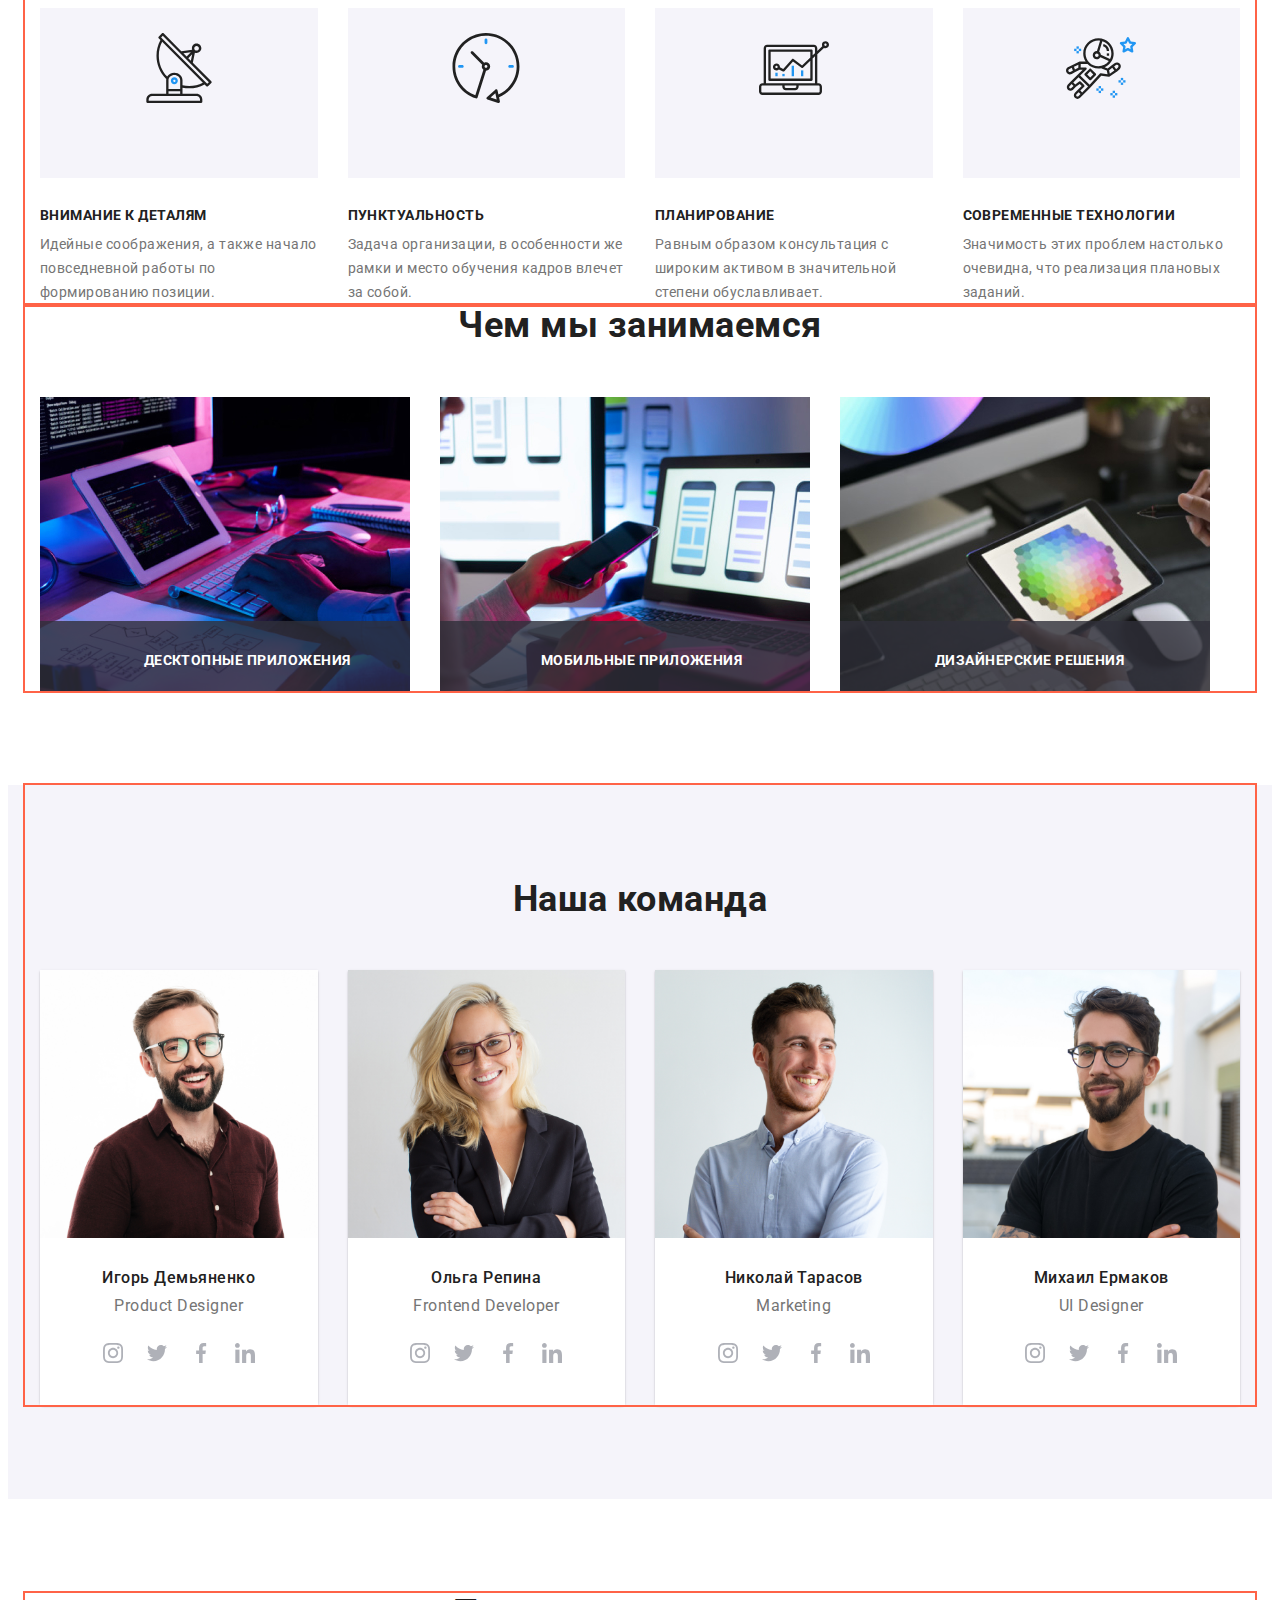
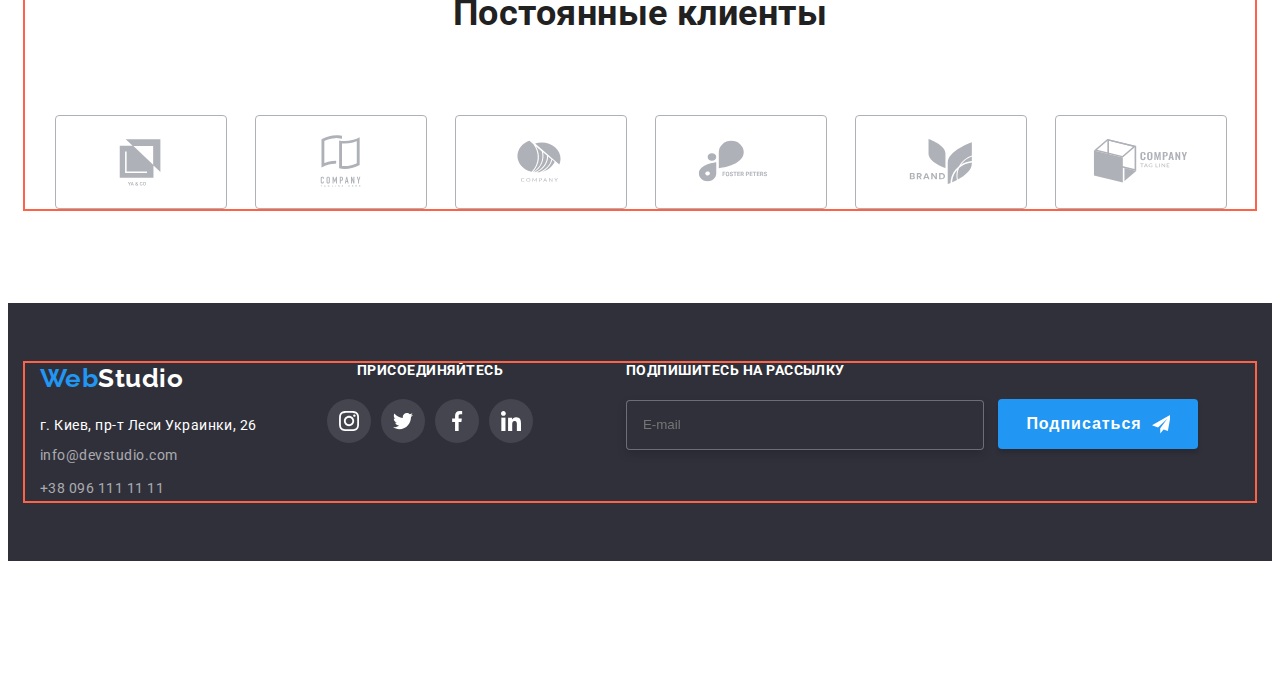
<file: index.html>
<!DOCTYPE html>
<html lang="ru">
  <head>
    <meta charset="UTF-8" />
    <meta http-equiv="X-UA-Compatible" content="IE=edge" />
    <meta name="viewport" content="width=device-width, initial-scale=1.0" />
    <title>WebStudio</title>
    <link
      rel="stylesheet"
      href="https://cdnjs.cloudflare.com/ajax/libs/modern-normalize/1.0.0/modern-normalize.min.css"
      integrity="sha512-ISS7cAi1PEhQ8jnbJpJZMd29NlhNj4AWYyLOSp2CE/CsHxTCu+r+t0D2yoJudVrd0/8fTVPUVDzY5Tvli75u/g=="
      crossorigin="anonymous"
    />
    <link rel="preconnect" href="https://fonts.gstatic.com" />
    <link
      href="https://fonts.googleapis.com/css2?family=Raleway:wght@900&family=Roboto:wght@400;500;700;900&display=swap"
      rel="stylesheet"
    />
    <link rel="stylesheet" href="css/main.min.css" />
  </head>
  <body>
    <!-- Шапка -->
    <!-- <header>
      <div class="container header">
        <nav class="nav">
          <a href="./index.html" class="logo"> <span class="logo-web">Web</span>Studio</a>
          <ul class="site-nav list">
            <li class="site-nav__item"><a href="./index.html" class="site-nav__link link current">Студия</a></li>
            <li class="site-nav__item"><a href="./portfolio.html" class="site-nav__link link">Портфолио</a></li>
            <li class="site-nav__item"><a href="#footer" class="site-nav__link link">Контакты</a></li>
          </ul>
        </nav>

        <ul class="auth-nav list">
          <li class="auth-nav__item">
            <a href="mailto:info@devstudio.com" class="auth-nav__link link">
              <svg class="auth-nav__svg" width="16" height="12">
                <use href="./images/svg-main/symbol-defs.svg#icon-envelope"></use>
              </svg>
              info@devstudio.com
            </a>
          </li>

          <li class="auth-nav__item">
            <a href="tel:+380961111111" class="auth-nav__link link">
              <svg class="auth-nav__svg" width="10" height="16">
                <use href="./images/svg-main/symbol-defs.svg#icon-smartphone"></use>
              </svg>
              +38 096 111 11 11
            </a>
          </li>
        </ul>
      </div>
    </header>
    <main> -->
      <!-- Секция 1 -->
      <!-- <section class="hero">
        <div class="container hero-section">
          <h1 class="hero__title">Эффективные решения<br />для вашего бизнеса</h1>
          <button type="button" class="button primary" data-modal-open>Заказать услугу</button>
        </div>
      </section> -->

      <!-- Секция 2 -->
      <section class="features">
        <div class="container">
          <ul class="list card__set features__list">
            <li class="features__item card-set__item">
              <div class="features__svg">
                <svg class="features__svg-bcg" width="66" height="70">
                  <use href="./images/svg-main/symbol-defs.svg#icon-antenna"></use>
                </svg>
              </div>
              <h3 class="features__title">Внимание к деталям</h3>
              <p class="features__text">
                Идейные соображения, а также начало повседневной работы по формированию позиции.
              </p>
            </li>

            <li class="features__item card-set__item">
              <div class="features__svg">
                <svg class="features__svg-bcg" width="66" height="70">
                  <use href="./images/svg-main/symbol-defs.svg#icon-clock"></use>
                </svg>
              </div>
              <h3 class="features__title">Пунктуальность</h3>
              <p class="features__text">
                Задача организации, в особенности же рамки и место обучения кадров влечет за собой.
              </p>
            </li>

            <li class="features__item card-set__item">
              <div class="features__svg">
                <svg class="features__svg-bcg" width="70" height="70">
                  <use href="./images/svg-main/symbol-defs.svg#icon-diagram"></use>
                </svg>
              </div>
              <h3 class="features__title">Планирование</h3>
              <p class="features__text">
                Равным образом консультация с широким активом в значительной степени обуславливает.
              </p>
            </li>

            <li class="features__item card-set__item">
              <div class="features__svg">
                <svg class="features__svg-bcg" width="70" height="70">
                  <use href="./images/svg-main/symbol-defs.svg#icon-astronaut"></use>
                </svg>
              </div>
              <h3 class="features__title">Современные технологии</h3>
              <p class="features__text">Значимость этих проблем настолько очевидна, что реализация плановых заданий.</p>
            </li>
          </ul>
        </div>

        <!-- Modal -->
        <!-- <div class="backdrop is-hidden" data-modal>
          <div class="modal">
            <button class="modal__button" data-modal-close>
              <svg class="modal__close" width="11" height="11">
                <use href="../images/svg-main/symbol-defs.svg#icon-close-modal"></use>
              </svg>
            </button>
            <form class="modal__form">
              <p class="modal__title">Оставьте свои данные, мы вам перезвоним</p>
              <div class="modal__place">
                <label class="modal__name" for="user-name">Имя</label>
                <input class="modal__text-name" type="text" id="user-name" />
                <svg class="modal__svg" width="12" height="12">
                  <use href="../images/svg-main/symbol-defs.svg#icon-user-name"></use>
                </svg>
              </div>

              <div class="modal__place">
                <label class="modal__name" for="tel">Телефон</label>
                <input class="modal__text-name" type="tel" id="tel" />
                <svg class="modal__svg" width="13" height="13">
                  <use href="../images/svg-main/symbol-defs.svg#icon-sell-phone"></use>
                </svg>
              </div>

              <div class="modal__place">
                <label class="modal__name" for="email">Почта</label>
                <input class="modal__text-name" type="email" id="email" />
                <svg class="modal__svg" width="15" height="12">
                  <use href="../images/svg-main/symbol-defs.svg#icon-email-svg"></use>
                </svg>
              </div>

              <div class="modal__area">
                <label class="modal__name" for="user-comment">Комментарий</label>
                <textarea
                  class="modal__text-name modal__comment"
                  placeholder="Введите текст"
                  name="user-comment"
                  id="user-comment"
                ></textarea>
              </div>

              <div class="modal__checkbox-form">
                <span class="modal__agreement">
                  Соглашаюсь с рассылкой и принимаю
                  <a href="#" class="modal__link"> Условия договора</a>
                </span>

                <input
                  class="modal__input-checkbox visually-hidden"
                  type="checkbox"
                  name="user-checkbox"
                  id="user-checkbox"
                  required
                />
                <div class="modal__box">
                  <label class="modal__label-checkbox" for="user-checkbox">
                    <svg class="modal__icon-checkbox" width="11" height="8">
                      <use href="../images/svg-main/symbol-defs.svg#icon-check"></use>
                    </svg>
                  </label>
                </div>
              </div>
              <button class="button-form btn-submit" type="submit">Отправить</button>
            </form>
          </div>
        </div>
      </section> -->

      <!-- Секция 3 -->
      <section class="work">
        <div class="container">
          <h2 class="work__title">Чем мы занимаемся</h2>
          <div>
            <ul class="list work__list">
              <li class="work__pictures">
                <img src="./images/1/1.jpg" alt="разметка" width="370" height="294" />
                <div class="work__text-bcg">
                  <p class="work__text">Десктопные приложения</p>
                </div>
              </li>

              <li class="work__pictures">
                <img src="./images/1/2.jpg" alt="разметка" width="370" height="294" />
                <div class="work__text-bcg">
                  <p class="work__text">Мобильные приложения</p>
                </div>
              </li>

              <li class="work__pictures">
                <img src=" ./images/1/3.jpg" alt="разметка" width="370" height="294" />
                <div class="work__text-bcg">
                  <p class="work__text">Дизайнерские решения</p>
                </div>
              </li>
            </ul>
          </div>
        </div>
      </section>

      <!-- Секция 4 Команда-->
      <section class="team">
        <div class="container">
          <h2 class="team__title">Наша команда</h2>
          <ul class="team__list list card__set">
            <li class="team__pictures card-set__item">
              <img src="./images/2/1.jpg" alt="Игорь" width="270" height="260" />
              <div class="team__card">
                <h3 class="team__name">Игорь Демьяненко</h3>
                <p class="team__text">Product Designer</p>
                <ul class="team__svg">
                  <li class="team__item">
                    <a href="" class="team__link-svg link">
                      <svg class="team__svg" width="20" height="20">
                        <use href="./images/svg-main/symbol-defs.svg#icon-instagram"></use>
                      </svg>
                    </a>
                  </li>

                  <li class="team__item">
                    <a href="" class="team__link-svg link">
                      <svg class="team__svg" width="20" height="20">
                        <use href="./images/svg-main/symbol-defs.svg#icon-twitter"></use>
                      </svg>
                    </a>
                  </li>

                  <li class="team__item">
                    <a href="" class="team__link-svg link">
                      <svg class="team__svg" width="20" height="20">
                        <use href="./images/svg-main/symbol-defs.svg#icon-facebook"></use>
                      </svg>
                    </a>
                  </li>

                  <li class="team__item">
                    <a href="" class="team__link-svg link">
                      <svg class="team__svg" width="20" height="20">
                        <use href="./images/svg-main/symbol-defs.svg#icon-linkedin"></use>
                      </svg>
                    </a>
                  </li>
                </ul>
              </div>
            </li>
            <li class="team__pictures card-set__item">
              <img src="./images/2/2.jpg" alt="Ольга" width="270" height="260" />
              <div class="team__card">
                <h3 class="team__name">Ольга Репина</h3>
                <p class="team__text">Frontend Developer</p>
                <ul class="team__svg">
                  <li class="team__item">
                    <a href="" class="team__link-svg link">
                      <svg class="team__svg" width="20" height="20">
                        <use href="./images/svg-main/symbol-defs.svg#icon-instagram"></use>
                      </svg>
                    </a>
                  </li>

                  <li class="team__item">
                    <a href="" class="team__link-svg link">
                      <svg class="team__svg" width="20" height="20">
                        <use href="./images/svg-main/symbol-defs.svg#icon-twitter"></use>
                      </svg>
                    </a>
                  </li>

                  <li class="team__item">
                    <a href="" class="team__link-svg link">
                      <svg class="team__svg" width="20" height="20">
                        <use href="./images/svg-main/symbol-defs.svg#icon-facebook"></use>
                      </svg>
                    </a>
                  </li>

                  <li class="team__item">
                    <a href="" class="team__link-svg link">
                      <svg class="team__svg" width="20" height="20">
                        <use href="./images/svg-main/symbol-defs.svg#icon-linkedin"></use>
                      </svg>
                    </a>
                  </li>
                </ul>
              </div>
            </li>
            <li class="team__pictures card-set__item">
              <img src="./images/2/3.jpg" alt="Николай" width="270" height="260" />
              <div class="team__card">
                <h3 class="team__name">Николай Тарасов</h3>
                <p class="team__text">Marketing</p>
                <ul class="team__svg">
                  <li class="team__item">
                    <a href="" class="team__link-svg link">
                      <svg class="team__svg" width="20" height="20">
                        <use href="./images/svg-main/symbol-defs.svg#icon-instagram"></use>
                      </svg>
                    </a>
                  </li>

                  <li class="team__item">
                    <a href="" class="team__link-svg link">
                      <svg class="team__svg" width="20" height="20">
                        <use href="./images/svg-main/symbol-defs.svg#icon-twitter"></use>
                      </svg>
                    </a>
                  </li>

                  <li class="team__item">
                    <a href="" class="team__link-svg link">
                      <svg class="team__svg" width="20" height="20">
                        <use href="./images/svg-main/symbol-defs.svg#icon-facebook"></use>
                      </svg>
                    </a>
                  </li>

                  <li class="team__item">
                    <a href="" class="team__link-svg link">
                      <svg class="team__svg" width="20" height="20">
                        <use href="./images/svg-main/symbol-defs.svg#icon-linkedin"></use>
                      </svg>
                    </a>
                  </li>
                </ul>
              </div>
            </li>
            <li class="team__pictures card-set__item">
              <img src="./images/2/4.jpg" alt="Михаил" width="270" height="260" />
              <div class="team__card">
                <h3 class="team__name">Михаил Ермаков</h3>
                <p class="team__text">UI Designer</p>
                <ul class="team__svg">
                  <li class="team__item">
                    <a href="" class="team__link-svg link">
                      <svg class="team__svg" width="20" height="20">
                        <use href="./images/svg-main/symbol-defs.svg#icon-instagram"></use>
                      </svg>
                    </a>
                  </li>

                  <li class="team__item">
                    <a href="" class="team__link-svg link">
                      <svg class="team__svg" width="20" height="20">
                        <use href="./images/svg-main/symbol-defs.svg#icon-twitter"></use>
                      </svg>
                    </a>
                  </li>

                  <li class="team__item">
                    <a href="" class="team__link-svg link">
                      <svg class="team__svg" width="20" height="20">
                        <use href="./images/svg-main/symbol-defs.svg#icon-facebook"></use>
                      </svg>
                    </a>
                  </li>

                  <li class="team__item">
                    <a href="" class="team__link-svg link">
                      <svg class="team__svg" width="20" height="20">
                        <use href="./images/svg-main/symbol-defs.svg#icon-linkedin"></use>
                      </svg>
                    </a>
                  </li>
                </ul>
              </div>
            </li>
          </ul>
        </div>
      </section>

      <!-- Секция 5 Клиенты -->
      <section class="clients">
        <div class="container">
          <h2 class="clients__title">Постоянные клиенты</h2>
          <ul class="list clients__list card__set ">
            <li class="clients__item card-set__item">
              <a href="" class="clients__link link">
                <svg class="clients__svg" width="106" height="60">
                  <use href="./images/svg-main/symbol-defs.svg#icon-Logo"></use>
                </svg>
              </a>
            </li>
            <li class="clients__item card-set__item">
              <a href="" class="clients__link link">
                <svg class="clients__svg" width="106" height="60">
                  <use href="./images/svg-main/symbol-defs.svg#icon-Logo1"></use>
                </svg>
              </a>
            </li>
            <li class="clients__item card-set__item">
              <a href="" class="clients__link link">
                <svg class="clients__svg" width="106" height="60">
                  <use href="./images/svg-main/symbol-defs.svg#icon-Logo2"></use>
                </svg>
              </a>
            </li>
            <li class="clients__item card-set__item">
              <a href="" class="clients__link link">
                <svg class="clients__svg" width="106" height="60">
                  <use href="./images/svg-main/symbol-defs.svg#icon-Logo3"></use>
                </svg>
              </a>
            </li>
            <li class="clients__item card-set__item">
              <a href="" class="clients__link link">
                <svg class="clients__svg" width="106" height="60">
                  <use href="./images/svg-main/symbol-defs.svg#icon-Logo4"></use>
                </svg>
              </a>
            </li>
            <li class="clients__item card-set__item">
              <a href="" class="clients__link link">
                <svg class="clients__svg" width="106" height="60">
                  <use href="./images/svg-main/symbol-defs.svg#icon-Logo5"></use>
                </svg>
              </a>
            </li>
          </ul>
        </div>
      </section>
    </main>

    <!-- Футер -->
    <footer class="footer">
      <div class="container footer__main ">
        <section class="footer__inform">
          <a href="./index.html" class="footer__logo"> <span class="logo-web">Web</span>Studio</a>
          <address class="footer__address">
            <p class="footer__address-text">г. Киев, пр-т Леси Украинки, 26</p>
            <ul class="list footer__nav">
              <li class="footer__item item">
                <a href="mailto:info@devstudio.com" class="footer__auth link">info@devstudio.com</a>
              </li>
              <li class="footer__item">
                <a href="tel:+380961111111" class="footer__auth link">+38 096 111 11 11</a>
              </li>
            </ul>
          </address>
        </section>

        <section class="join">
          <h2 class="join__title">присоединяйтесь</h2>
          <ul class="join__list">
            <li class="list join__item">
              <a href="" class="join__link link">
                <svg class="join__svg" width="20" height="20">
                  <use href="./images/svg-main/symbol-defs.svg#icon-instagram"></use>
                </svg>
              </a>
            </li>

            <li class="list join__item">
              <a href="" class="join__link link">
                <svg class="join__svg" width="20" height="20">
                  <use href="./images/svg-main/symbol-defs.svg#icon-twitter"></use>
                </svg>
              </a>
            </li>

            <li class="list join__item">
              <a href="" class="join__link link">
                <svg class="join__svg" width="20" height="20">
                  <use href="./images/svg-main/symbol-defs.svg#icon-facebook"></use>
                </svg>
              </a>
            </li>

            <li class="list join__item">
              <a href="" class="join__link link">
                <svg class="join__svg" width="20" height="20">
                  <use href="./images/svg-main/symbol-defs.svg#icon-linkedin"></use>
                </svg>
              </a>
            </li>
          </ul>
        </section>

        <!-- Форма футер -->
        <div class="footer-form">
          <form class="form">
            <label for="text" class="form-text"> Подпишитесь на рассылку</label>
            <input type="email" id="text" name="email" placeholder="E-mail" class="email-form" />

            <button type="submit" class="button-form">
              Подписаться
              <svg width="24" height="24" class="icon-send">
                <use href="./images/svg-main/symbol-defs.svg#icon-icon-send"></use>
              </svg>
            </button>
          </form>
        </div>
      </div>
    </footer>
    <script src="./js/modal.js"></script>
  </body>
</html>
</file>
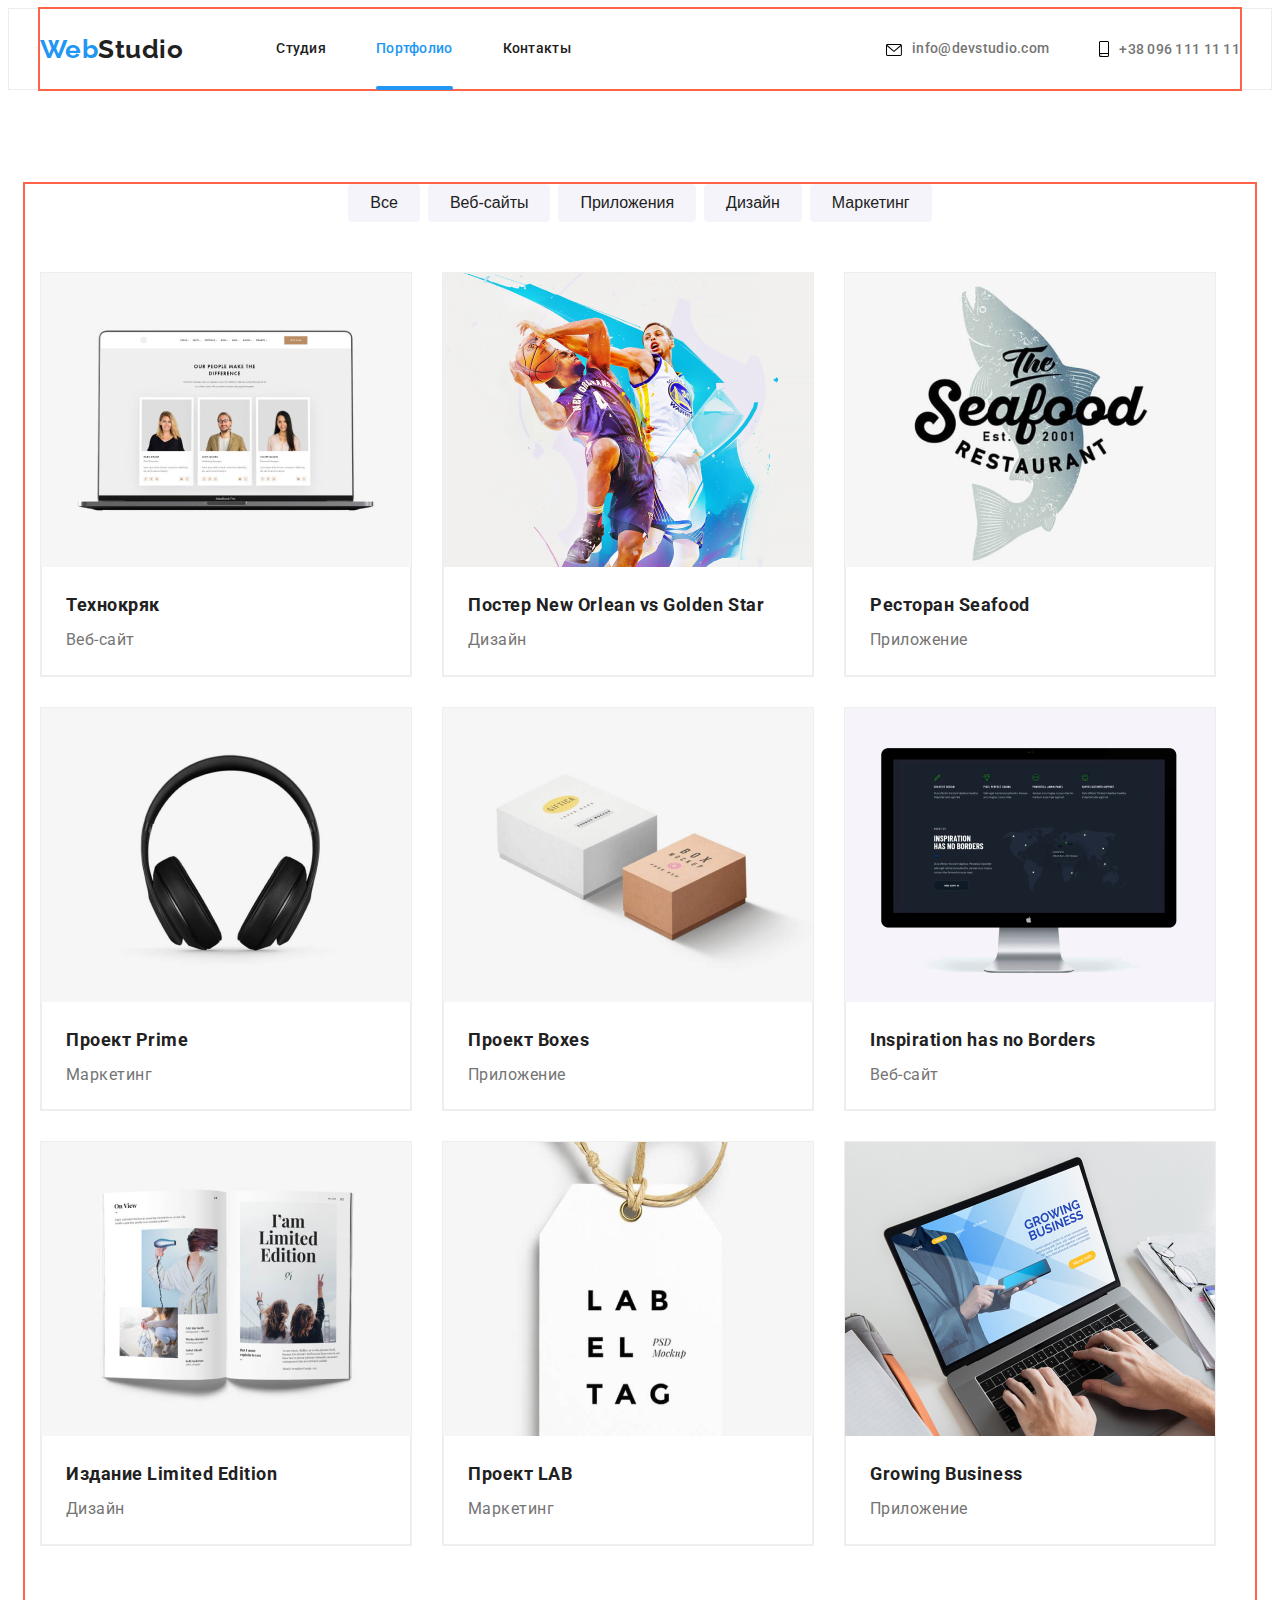
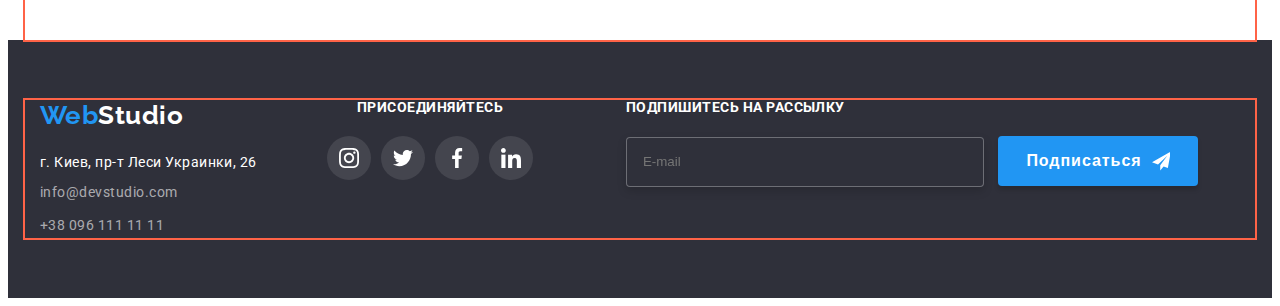
<file: portfolio.html>
<!DOCTYPE html>
<html lang="ru">
  <head>
    <meta charset="UTF-8" />
    <meta http-equiv="X-UA-Compatible" content="IE=edge" />
    <meta name="viewport" content="width=device-width, initial-scale=1.0" />
    <title>WebStudio</title>
    <link
      rel="stylesheet"
      href="https://cdnjs.cloudflare.com/ajax/libs/modern-normalize/1.0.0/modern-normalize.min.css"
      integrity="sha512-ISS7cAi1PEhQ8jnbJpJZMd29NlhNj4AWYyLOSp2CE/CsHxTCu+r+t0D2yoJudVrd0/8fTVPUVDzY5Tvli75u/g=="
      crossorigin="anonymous"
    />
    <link rel="preconnect" href="https://fonts.gstatic.com" />
    <link
      href="https://fonts.googleapis.com/css2?family=Raleway:wght@900&family=Roboto:wght@400;500;700;900&display=swap"
      rel="stylesheet"
    />
    <link rel="stylesheet" href="css/main.min.css" />
  </head>
  <body>
    <!-- Шапка -->
    <header class="header-border">
      <div class="container header">
        <nav class="nav">
          <a href="./index.html" class="logo"> <span class="logo-web">Web</span>Studio</a>
          <ul class="site-nav list">
            <li class="site-nav__item"><a href="./index.html" class="site-nav__link link">Студия</a></li>
            <li class="site-nav__item"><a href="./portfolio.html" class="site-nav__link link current">Портфолио</a></li>
            <li class="site-nav__item"><a href="#footer" class="site-nav__link link">Контакты</a></li>
          </ul>
        </nav>

        <ul class="auth-nav list">
          <li class="auth-nav__item">
            <a href="mailto:info@devstudio.com" class="auth-nav__link link">
              <svg class="auth-nav__svg" width="16" height="12">
                <use href="./images/svg-main/symbol-defs.svg#icon-envelope"></use>
              </svg>
              info@devstudio.com
            </a>
          </li>

          <li class="auth-nav__item">
            <a href="tel:+380961111111" class="auth-nav__link link">
              <svg class="auth-nav__svg" width="10" height="16">
                <use href="./images/svg-main/symbol-defs.svg#icon-smartphone"></use>
              </svg>
              +38 096 111 11 11
            </a>
          </li>
        </ul>
      </div>
    </header>

    <main>
      <section class="portfolio">
        <div class="container portfolio-box">
          <h1 class="visually-hidden">Примеры работ</h1>
          <ul class="portfolio__list list">
            <li class="list-btn"><button type="button" class="button link">Все</button></li>
            <li class="list-btn"><button type="button" class="button link">Веб-сайты</button></li>
            <li class="list-btn"><button type="button" class="button link">Приложения</button></li>
            <li class="list-btn"><button type="button" class="button link">Дизайн</button></li>
            <li class="list-btn"><button type="button" class="button link">Маркетинг</button></li>
          </ul>

          <ul class="list portfolio__card">
            <li class="portfolio__card-set">
              <a href="" class="portfolio__card-link link">
                <div class="portfolio__card-thumb">
                  <div class="portfolio__overlay">
                    <p class="portfolio__overlay-text">
                      Технокряк это современная площадка распространения информации. Компании используют эту платформу
                      для цифрового шпионажа и атак на защищённые сервера конкурентов.
                    </p>
                  </div>
                  <img src="./images-portfolio/1.jpg" alt="Технокряк" width="370" height="294" />
                </div>
                <div class="portfolio__card-info">
                  <h2 class="portfolio__title">Технокряк</h2>
                  <p class="portfolio__text">Веб-сайт</p>
                </div>
              </a>
            </li>

            <li class="portfolio__card-set">
              <a href="" class="portfolio__card-link link">
                <div class="portfolio__card-thumb">
                  <div class="portfolio__overlay">
                    <p class="portfolio__overlay-text">
                      Технокряк это современная площадка распространения информации. Компании используют эту платформу
                      для цифрового шпионажа и атак на защищённые сервера конкурентов.
                    </p>
                  </div>
                  <img src="./images-portfolio/2.jpg" alt="Постер New Orlean vs Golden Star" width="370" height="294" />
                </div>
                <div class="portfolio__card-info">
                  <h2 class="portfolio__title">Постер New Orlean vs Golden Star</h2>
                  <p class="portfolio__text">Дизайн</p>
                </div>
              </a>
            </li>

            <li class="portfolio__card-set">
              <a href="" class="portfolio__card-link link">
                <div class="portfolio__card-thumb">
                  <div class="portfolio__overlay">
                    <p class="portfolio__overlay-text">
                      Технокряк это современная площадка распространения информации. Компании используют эту платформу
                      для цифрового шпионажа и атак на защищённые сервера конкурентов.
                    </p>
                  </div>
                  <img src="./images-portfolio/3.jpg" alt="Ресторан Seafood" width="370" height="294" />
                </div>
                <div class="portfolio__card-info">
                  <h2 class="portfolio__title">Ресторан Seafood</h2>
                  <p class="portfolio__text">Приложение</p>
                </div>
              </a>
            </li>

            <li class="portfolio__card-set">
              <a href="" class="portfolio__card-link link">
                <div class="portfolio__card-thumb">
                  <div class="portfolio__overlay">
                    <p class="portfolio__overlay-text">
                      Технокряк это современная площадка распространения информации. Компании используют эту платформу
                      для цифрового шпионажа и атак на защищённые сервера конкурентов.
                    </p>
                  </div>
                  <img src="./images-portfolio/4.jpg" alt="Проект Prime" width="370" height="294" />
                </div>
                <div class="portfolio__card-info">
                  <h2 class="portfolio__title">Проект Prime</h2>
                  <p class="portfolio__text">Маркетинг</p>
                </div>
              </a>
            </li>

            <li class="portfolio__card-set">
              <a href="" class="portfolio__card-link link">
                <div class="portfolio__card-thumb">
                  <div class="portfolio__overlay">
                    <p class="portfolio__overlay-text">
                      Технокряк это современная площадка распространения информации. Компании используют эту платформу
                      для цифрового шпионажа и атак на защищённые сервера конкурентов.
                    </p>
                  </div>
                  <img src="./images-portfolio/5.jpg" alt="Проект Boxes" width="370" height="294" />
                </div>
                <div class="portfolio__card-info">
                  <h2 class="portfolio__title">Проект Boxes</h2>
                  <p class="portfolio__text">Приложение</p>
                </div>
              </a>
            </li>

            <li class="portfolio__card-set">
              <a href="" class="portfolio__card-link link">
                <div class="portfolio__card-thumb">
                  <div class="portfolio__overlay">
                    <p class="portfolio__overlay-text">
                      Технокряк это современная площадка распространения информации. Компании используют эту платформу
                      для цифрового шпионажа и атак на защищённые сервера конкурентов.
                    </p>
                  </div>
                  <img src="./images-portfolio/6.jpg" alt="Inspiration has no Borders" width="370" height="294" />
                </div>
                <div class="portfolio__card-info">
                  <h2 class="portfolio__title">Inspiration has no Borders</h2>
                  <p class="portfolio__text">Веб-сайт</p>
                </div>
              </a>
            </li>

            <li class="portfolio__card-set">
              <a href="" class="portfolio__card-link link">
                <div class="portfolio__card-thumb">
                  <div class="portfolio__overlay">
                    <p class="portfolio__overlay-text">
                      Технокряк это современная площадка распространения информации. Компании используют эту платформу
                      для цифрового шпионажа и атак на защищённые сервера конкурентов.
                    </p>
                  </div>
                  <img src="./images-portfolio/7.jpg" alt="Издание Limited Edition" width="370" height="294" />
                </div>
                <div class="portfolio__card-info">
                  <h2 class="portfolio__title">Издание Limited Edition</h2>
                  <p class="portfolio__text">Дизайн</p>
                </div>
              </a>
            </li>

            <li class="portfolio__card-set">
              <a href="" class="portfolio__card-link link">
                <div class="portfolio__card-thumb">
                  <div class="portfolio__overlay">
                    <p class="portfolio__overlay-text">
                      Технокряк это современная площадка распространения информации. Компании используют эту платформу
                      для цифрового шпионажа и атак на защищённые сервера конкурентов.
                    </p>
                  </div>
                  <img src="./images-portfolio/8.jpg" alt="Проект LAB" width="370" height="294" />
                </div>
                <div class="portfolio__card-info">
                  <h2 class="portfolio__title">Проект LAB</h2>
                  <p class="portfolio__text">Маркетинг</p>
                </div>
              </a>
            </li>

            <li class="portfolio__card-set">
              <a href="" class="portfolio__card-link link">
                <div class="portfolio__card-thumb">
                  <div class="portfolio__overlay">
                    <p class="portfolio__overlay-text">
                      Технокряк это современная площадка распространения информации. Компании используют эту платформу
                      для цифрового шпионажа и атак на защищённые сервера конкурентов.
                    </p>
                  </div>
                  <img src="./images-portfolio/9.jpg" alt="Growing Business" width="370" height="294" />
                </div>
                <div class="portfolio__card-info">
                  <h2 class="portfolio__title">Growing Business</h2>
                  <p class="portfolio__text">Приложение</p>
                </div>
              </a>
            </li>
          </ul>
        </div>
      </section>
    </main>

    <!-- Футер -->
    <footer class="footer">
      <div class="container footer__main">
        <section class="footer__inform">
          <a href="./index.html" class="footer__logo"> <span class="logo-web">Web</span>Studio</a>
          <address class="footer__address">
            <p class="footer__address-text">г. Киев, пр-т Леси Украинки, 26</p>
            <ul class="list footer__nav">
              <li class="footer__item item">
                <a href="mailto:info@devstudio.com" class="footer__auth link">info@devstudio.com</a>
              </li>
              <li class="footer__item">
                <a href="tel:+380961111111" class="footer__auth link">+38 096 111 11 11</a>
              </li>
            </ul>
          </address>
        </section>

        <section class="join">
          <h2 class="join__title">присоединяйтесь</h2>
          <ul class="join__list">
            <li class="list join__item">
              <a href="" class="join__link link">
                <svg class="join__svg" width="20" height="20">
                  <use href="./images/svg-main/symbol-defs.svg#icon-instagram"></use>
                </svg>
              </a>
            </li>

            <li class="list join__item">
              <a href="" class="join__link link">
                <svg class="join__svg" width="20" height="20">
                  <use href="./images/svg-main/symbol-defs.svg#icon-twitter"></use>
                </svg>
              </a>
            </li>

            <li class="list join__item">
              <a href="" class="join__link link">
                <svg class="join__svg" width="20" height="20">
                  <use href="./images/svg-main/symbol-defs.svg#icon-facebook"></use>
                </svg>
              </a>
            </li>

            <li class="list join__item">
              <a href="" class="join__link link">
                <svg class="join__svg" width="20" height="20">
                  <use href="./images/svg-main/symbol-defs.svg#icon-linkedin"></use>
                </svg>
              </a>
            </li>
          </ul>
        </section>

        <!-- Форма футер -->
        <div class="footer-form">
          <form class="form">
            <label for="text" class="form-text"> Подпишитесь на рассылку</label>
            <input type="email" id="text" name="email" placeholder="E-mail" class="email-form" />

            <button type="submit" class="button-form">
              Подписаться
              <svg width="24" height="24" class="icon-send">
                <use href="./images/svg-main/symbol-defs.svg#icon-icon-send"></use>
              </svg>
            </button>
          </form>
        </div>
      </div>
    </footer>
  </body>
</html>
</file>
<file: css/main.min.css>
:root{--main-text-color: #212121;--accent-text-color: #2196f3;--link-text-color: #757575;--secondary-background: #2f303a;--white-text-color: #ffffff;--bg-button-color: #f5f4fa;--button-primary-shadow: rgba(0, 0, 0, 0.15);--footer-auth-color: rgba(255, 255, 255, 0.6);--card-distance: 30px;--color-svg: #afb1b8;--footer-svg-bcg: rgba(255, 255, 255, 0.1);--card-box-shadow: 0px 1px 1px rgba(0, 0, 0, 0.12), 0px 4px 4px rgba(0, 0, 0, 0.06), 1px 4px 6px rgba(0, 0, 0, 0.16);--time-for-animation: 250ms;--function-time: cubic-bezier(0.4, 0, 0.2, 1)}html{box-sizing:border-box}body{color:var(--main-text-color);text-decoration:none;font-family:'Roboto', sans-serif;letter-spacing:0.03em}img{display:block;width:100%;height:auto}.link{transition:transform var(--time-for-animation) var(--function-time),border-color var(--time-for-animation) var(--function-time),background-color var(--time-for-animation) var(--function-time),fill var(--time-for-animation) var(--function-time),color var(--time-for-animation) var(--function-time)}.list{list-style:none;padding:0;margin:0}.visually-hidden{position:absolute !important;clip:rect(1px 1px 1px 1px);clip:rect(1px, 1px, 1px, 1px);padding:0 !important;border:0 !important;height:1px !important;width:1px !important;overflow:hidden}.container{margin:0;margin-left:auto;margin-right:auto;max-width:100%;padding-left:15px;padding-right:15px;outline:2px solid tomato}@media screen and (min-width: 480px){.container{width:480px}}@media screen and (min-width: 768px){.container{width:768px}}@media screen and (min-width: 1200px){.container{width:1200px}}.card__set{display:flex;flex-wrap:wrap;margin-left:-30px;margin-top:-30px}.card-set__item{margin-left:30px;margin-top:30px}.logo{color:var(--main-text-color);text-decoration:none;font-family:'Raleway', cursive;font-weight:700;font-size:26px;line-height:1.19;margin-right:93px}.logo-web{color:var(--accent-text-color);font-family:Raleway;font-weight:700;font-size:26px;line-height:1.19}.header-border{border:1px solid #ececec}.header{display:flex;align-items:center;padding:0}.border{border:1px solid #ececec}.header__list{display:inline-flex}.nav{display:flex;align-items:center;padding:0}.auth-nav{display:flex;margin-left:auto}.site-nav{display:flex}.site-nav__item:not(:last-child){margin-right:50px}.auth-nav__item:first-child{margin-right:50px}.site-nav__link.current{color:var(--accent-text-color)}.auth-nav__link:hover,.auth-nav__link:focus{color:var(--accent-text-color)}.site-nav__link{position:relative;color:var(--main-text-color);font-weight:500;font-size:14px;line-height:1.1;letter-spacing:0.02em;text-decoration:none;padding-top:32px;padding-bottom:32px;display:block}.site-nav__link:hover,.site-nav__link:focus{color:var(--accent-text-color)}.auth-nav__link{padding-top:32px;padding-bottom:32px;color:var(--link-text-color);font-weight:500;font-size:14px;line-height:1.1;letter-spacing:0.02em;text-decoration:none;display:flex;align-items:flex-end}.auth-nav__link:hover,.auth-nav__link:focus{fill:var(--accent-text-color)}.auth-nav__svg{display:flex;padding:0;margin-right:10px;max-width:100%}.hero-section{background-image:linear-gradient(to right, rgba(47,48,58,0.4), rgba(47,48,58,0.4)),url(../images/bcg-img/Img-bg.jpg)}.hero{padding-bottom:94px}.hero-section{max-width:1600px;padding-top:200px;padding-bottom:200px;margin-left:auto;margin-right:auto;background-color:var(--secondary-background)}.hero__title{color:var(--white-text-color);margin-left:auto;margin-right:auto;text-decoration:none;font-weight:900;font-size:44px;line-height:1.36;text-align:center;letter-spacing:0.06em;text-transform:uppercase;margin-top:0;margin-bottom:30px}.features{padding-bottom:94px}.features__list{display:flex;padding:0}@media screen and (min-width: 768px) and (max-width: 1199.9px){.features__item{flex-basis:calc((100% - 2 * 30px) / 2)}}@media screen and (min-width: 1200px){.features__item{flex-basis:calc((100% - 4 * 30px) / 4);flex-wrap:nowrap}}.features__title{margin:0;font-weight:700;font-size:14px;line-height:1.1;text-transform:uppercase;color:var(--main-text-color);margin-bottom:10px}@media screen and (min-width: 60px) and (max-width: 767.9px){.features__title{text-align:center}}.features__text{padding:0;margin:0;font-weight:normal;font-size:14px;line-height:1.7;color:var(--link-text-color)}.features__svg{height:120px;padding-top:25px;padding-bottom:25px;margin-bottom:30px;background:var(--bg-button-color)}.features__svg-bcg{width:270px;display:inline-block;justify-content:center;align-items:center;align-content:center}@media screen and (min-width: 480px){.features__svg-bcg{display:block;margin-left:auto;margin-right:auto}}.backdrop{position:fixed;top:0;left:0;z-index:1;width:100%;height:100%;background-color:rgba(0,0,0,0.2);opacity:1}.modal{position:absolute;top:50%;left:50%;width:528px;height:581px;border-radius:4px;background-color:var(--white-text-color);transform:translate(-50%, -50%) scale(1);box-shadow:0px 1px 3px rgba(0,0,0,0.12),0px 1px 1px rgba(0,0,0,0.14),0px 2px 1px rgba(0,0,0,0.2)}.modal__form{display:flex;flex-direction:column;padding:40px}.is-hidden{opacity:0;pointer-events:none;transform:scale(0.9)}.modal__close:focus,.modal__close:hover{fill:var(--accent-text-color)}.modal__button{position:absolute;top:8px;right:8px;display:flex;height:30px;width:30px;justify-content:center;align-items:center;text-align:center;border-radius:50%;background-color:var(--white-text-color);border:1px solid rgba(0,0,0,0.1);transition:transform var(--time-for-animation) var(--function-time)}.modal__title{margin:0;padding:0;margin-bottom:12px;font-weight:700;font-size:20px;line-height:1.15;text-align:center;color:var(--main-text-color)}.modal__text-name{border:1px solid rgba(33,33,33,0.2);border-radius:4px;width:448px;height:40px;padding-left:42px;margin-top:4px;outline-color:var(--accent-text-color);transition:transform var(--function-time) var(--time-for-animation),border-color var(--function-time) var(--time-for-animation),outline-color var(--function-time) var(--time-for-animation)}.modal__text-name:focus+.modal__svg,.modal__text-name:hover+.modal__svg{fill:var(--accent-text-color)}.modal__text-name:focus,.modal__text-name:hover{border-color:var(--accent-text-color)}.modal__place{position:relative;margin-bottom:10px}.modal__svg{position:absolute;bottom:14px;left:14px;transition:fill var(--function-time) var(--time-for-animation)}.modal__area{margin-bottom:20px}.modal__name{font-weight:400;font-size:12px;line-height:1.16;letter-spacing:0.01em;color:var(--link-text-color)}.modal__comment{display:inline-flex;resize:none;height:120px;padding:12px 16px}.modal__text-name::placeholder{font-weight:400;font-size:14px;line-height:1.14;letter-spacing:0.01em;color:rgba(117,117,117,0.5)}.modal__link{font-weight:400;font-size:14px;line-height:1.71;letter-spacing:0.03em;color:var(--accent-text-color)}.modal__checkbox-form{display:flex;flex-direction:row-reverse;justify-content:flex-end}.modal__agreement{margin-bottom:30px;font-weight:400;font-size:14px;line-height:1.71;letter-spacing:0.03em;color:var(--link-text-color)}.modal__input-checkbox:checked ~ .modal__box{border-color:transparent;background-color:var(--accent-text-color)}.modal__input-checkbox:checked ~ .modal__box .modal__icon-checkbox{opacity:1}.modal__box{display:flex;position:relative;width:16px;height:16px;margin-right:7px;border:2px solid #212121;border-radius:2px;transition:background-color var(--time-for-animation) var(--function-time),border-color var(--time-for-animation) var(--function-time)}.modal__icon-checkbox{position:absolute;top:2px;left:1px;opacity:0;transition:opacity var(--time-for-animation) var(--function-time)}.btn-submit{display:flex;margin-left:auto;margin-right:auto;padding:10px 56px}.work{text-align:center;padding-top:0;padding-bottom:94px}@media screen and (min-width: 60px) and (max-width: 769.9px){.work{width:480px;display:none}}@media screen and (min-width: 768px) and (max-width: 1199.9px){.work{width:768px;display:none}}.work__title{padding:0;margin:0;margin-bottom:50px;font-weight:700;font-size:36px;line-height:1.16;text-align:center;color:var(--main-text-color)}.work__text{font-weight:700;font-size:14px;line-height:1.14;text-align:center;text-transform:uppercase;color:var(--white-text-color);position:absolute;bottom:0;transform:translate(50%, -50%)}.work__text-bcg{background:rgba(47,48,58,0.8);width:370px;height:70px;position:absolute;bottom:0}.work__pictures{position:relative}.work__list{display:flex}.work__pictures:not(:last-child){margin-right:30px}.team{background-color:var(--bg-button-color);padding-bottom:94px;padding-top:0;text-align:center}.team__pictures{box-shadow:0px 1px 3px rgba(0,0,0,0.12),0px 1px 1px rgba(0,0,0,0.14),0px 2px 1px rgba(0,0,0,0.2);border-radius:0px 0px 4px 4px;text-align:center}@media screen and (min-width: 768px) and (max-width: 1199.9px){.team__pictures{flex-basis:calc((100% - 2 * 30px) / 2)}}@media screen and (min-width: 1200px){.team__pictures{flex-basis:calc((100% - 4 * 30px) / 4);flex-wrap:nowrap}}.team__link-svg{display:flex;justify-content:center;align-items:center;text-align:center;border-radius:50%;width:44px;height:44px;fill:var(--color-svg)}.team__link-svg:hover,.team__link-svg:focus{fill:var(--white-text-color);background-color:var(--accent-text-color)}.team__svg{display:flex;justify-content:center;align-items:center;text-align:center;padding:0}.team__title{padding-top:94px;padding-bottom:50px;margin:0;font-weight:700;font-size:36px;line-height:1.16;text-align:center;color:var(--main-text-color)}.team__list{display:flex}.team__item{list-style:none}.team__card{background:var(--white-text-color);text-align:center;max-width:100%;align-items:center;padding:30px 32px}.team__name{display:block;margin:0;margin-bottom:10px;font-weight:500;font-size:16px;line-height:1.19;text-align:center;color:var(--main-text-color)}.team__text{padding:0;margin:0;margin-bottom:16px;font-weight:normal;font-size:16px;line-height:1.18;text-align:center;color:var(--link-text-color)}.team__svg:not(:last-child){margin-right:10px}.clients{padding-top:94px;padding-bottom:94px}.clients__list{display:flex}@media screen and (min-width: 1200px){.clients__list{margin:0;padding:0}}@media screen and (min-width: 60px) and (max-width: 767.9px){.clients__item{flex-basis:calc((100% - 2 * 30px) / 2)}}@media screen and (min-width: 768px) and (max-width: 1199.9px){.clients__item{flex-basis:calc((100% - 3 * 30px) / 3)}}@media screen and (min-width: 1200px){.clients__item{width:170px;margin-left:auto;margin-right:auto}}.clients__title{margin:0;margin-bottom:50px;text-align:center;font-weight:700;font-size:36px;line-height:1.16;text-align:center;color:var(--main-text-color)}.clients__link{display:flex;justify-content:center;align-items:center;outline-color:var(--accent-text-color);fill:var(--color-svg);width:100%;height:92px;border:1px solid #afb1b8;border-radius:4px}.clients__link:hover,.clients__link:focus{fill:var(--accent-text-color);border-color:var(--accent-text-color)}.button{padding-bottom:50px;display:inline-block;align-items:center;font-weight:500;font-size:16px;line-height:1.6;text-align:center;color:var(--main-text-color);border-radius:4px;border:none;padding:6px 22px;background-color:var(--bg-button-color)}.current::after{content:'';position:absolute;display:block;width:100%;height:4px;bottom:-1px;background-color:var(--accent-text-color);border-radius:2px}.button:hover,.button:focus{background-color:var(--accent-text-color);color:var(--bg-button-color);box-shadow:0px 3px 1px rgba(0,0,0,0.1),0px 1px 2px rgba(0,0,0,0.08),0px 2px 2px rgba(0,0,0,0.12);border-radius:4px}.primary{background:var(--accent-text-color);box-shadow:0px 4px 4px var(--button-primary-shadow);border-radius:4px;border:none;font-weight:700;font-size:16px;line-height:1.87;display:flex;align-items:center;text-align:center;letter-spacing:0.06em;color:var(--white-text-color);padding:10px 32px;margin-left:auto;margin-right:auto;min-width:200px}.footer{padding-top:60px;padding-bottom:60px;background-color:var(--secondary-background)}@media screen and (min-width: 60px) and (max-width: 767.9px){.footer__inform{padding-bottom:60px}}@media screen and (min-width: 768px) and (max-width: 1199.9px){.footer__inform{text-align:center;margin-right:auto;margin-left:auto;margin-bottom:60px}}@media screen and (min-width: 1200px){.footer__inform{margin-right:70px}}.footer__main{display:flex}@media screen and (min-width: 60px) and (max-width: 767.9px){.footer__main{display:block;margin-left:auto;margin-right:auto}}@media screen and (min-width: 768px) and (max-width: 1199.9px){.footer__main{display:flex;flex-direction:row;flex-wrap:wrap;justify-content:space-between}}.footer__logo{display:block;margin:0;color:var(--white-text-color);text-decoration:none;font-family:'Raleway', cursive;font-weight:700;font-size:26px;line-height:1.19;margin-bottom:20px}@media screen and (min-width: 60px) and (max-width: 767.9px){.footer__logo{align-items:center;text-align:center}}.footer__address{font-style:inherit}@media screen and (min-width: 60px) and (max-width: 767.9px){.footer__address{align-items:center;text-align:center}}.footer__auth{color:var(--footer-auth-color);text-decoration:none;font-weight:400;font-size:14px;line-height:1.7}.footer__auth:hover,.footer__auth:focus{color:var(--accent-text-color)}@media screen and (min-width: 60px) and (max-width: 767.9px){.footer__item{margin-bottom:8px}}@media screen and (min-width: 1200px){.footer__item:not(:last-child){margin-bottom:9px}}.footer__address-text{padding:0;margin:0;margin-bottom:6px;color:var(--white-text-color);font-weight:400;font-size:14px;line-height:1.71}@media screen and (min-width: 60px) and (max-width: 767.9px){.footer__address-text{align-items:center;text-align:center}}.join{display:block;justify-content:center;text-align:center;margin-right:93px}@media screen and (min-width: 60px) and (max-width: 767.9px){.join{display:block;margin-left:auto;margin-right:auto;padding-bottom:60px}}@media screen and (min-width: 768px) and (max-width: 1199.9px){.join{margin-right:auto;margin-left:auto}}.join__title{padding:0;margin:0;text-transform:uppercase;margin-bottom:20px;color:var(--white-text-color);font-weight:700;font-size:14px;line-height:1.14}.join__list{padding:0;margin:0;display:inline-flex;justify-content:center}.join__link{display:flex;align-items:center;justify-content:center;width:44px;height:44px;border-radius:50%;fill:var(--white-text-color);background:var(--footer-svg-bcg)}.join__link:hover,.join__link:focus{background:var(--accent-text-color)}.join__item:not(:last-child){margin-right:10px}.form{display:inline-block;margin:0;padding:0}@media screen and (min-width: 60px) and (max-width: 767.9px){.form{align-items:center;text-align:center;width:100%}}@media screen and (min-width: 768px) and (max-width: 1199.9px){.form{display:flex;flex-direction:column;align-items:center}}@media screen and (min-width: 768px) and (max-width: 1199.9px){.footer-form{display:block;margin-left:auto;margin-right:auto}}.form-text{display:flex;font-weight:700;font-size:14px;line-height:1.14;text-transform:uppercase;color:var(--white-text-color);margin-bottom:20px}@media screen and (min-width: 60px) and (max-width: 767.9px){.form-text{display:block;text-align:center}}.email-form{padding-top:15px;padding-left:16px;padding-bottom:15px;width:358px;height:50px;background-color:var(--secondary-background);border:1px solid rgba(255,255,255,0.3);box-sizing:border-box;filter:drop-shadow(0px 4px 4px rgba(0,0,0,0.15));border-radius:4px}@media screen and (min-width: 60px) and (max-width: 767.9px){.email-form{margin-bottom:20px;width:100%}}@media screen and (min-width: 768px) and (max-width: 1199.9px){.email-form{margin-bottom:20px}}@media screen and (min-width: 1200px){.email-form{margin-right:10px}}.button-form{display:inline-flex;align-items:center;justify-content:center;padding:0;font-weight:700;font-size:16px;line-height:1.87;cursor:pointer;padding:10px 28px;letter-spacing:0.06em;color:var(--white-text-color);background:var(--accent-text-color);box-shadow:0px 4px 4px rgba(0,0,0,0.15);border-radius:4px;width:200px;height:50px;border:none}.icon-send{fill:var(--white-text-color);align-items:center;margin-left:10px}.portfolio{padding-top:94px}.portfolio__list{display:flex;margin-bottom:50px;justify-content:center;align-items:center}.portfolio-box{padding-bottom:94px}.list-btn:not(:last-child){margin-right:8px}.portfolio__card{display:flex;margin:0;padding:0;flex-wrap:wrap;margin-left:-30px;margin-top:-30px}.portfolio__card-set{display:block;position:relative;top:100%;width:100%;flex-basis:calc((100%-30px) / 3);max-width:370px;max-height:404px;margin-left:30px;margin-top:30px;justify-content:center;background:var(--white-text-color);border:1px solid #eeeeee}.portfolio__card-set:hover,.portfolio__card-set:focus{box-shadow:var(--card-box-shadow)}.portfolio__overlay-text{margin:0;font-weight:400;font-size:18px;line-height:1.56;color:var(--white-text-color)}.portfolio__card-thumb{position:relative;overflow:hidden}.portfolio__overlay{position:absolute;margin:0;width:100%;height:100%;padding:63px 24px;opacity:0;transform:translateY(100%);transition:250ms cubic-bezier(0.4, 0, 0.2, 1);background-color:rgba(33,150,243,0.9)}.portfolio__card-link:hover .portfolio__overlay,.portfolio__card-link:focus .portfolio__overlay{transform:translateY(0);opacity:1}.portfolio__card-link{display:block;text-decoration:none}.portfolio__card-info{margin:0;flex-direction:column;padding:20px 24px;border-left:1px solid #eeeeee;border-right:1px solid #eeeeee;border-bottom:1px solid #eeeeee}.list-btn{text-align:center;display:flex;justify-content:center}.portfolio__title{margin:0;margin-bottom:2px;font-weight:700;font-size:18px;line-height:2;letter-spacing:0.03em;color:var(--main-text-color)}.portfolio__text{padding:0;margin:0;font-weight:normal;font-size:16px;line-height:1.87;color:var(--link-text-color)}
/*# sourceMappingURL=main.min.css.map */
</file>
